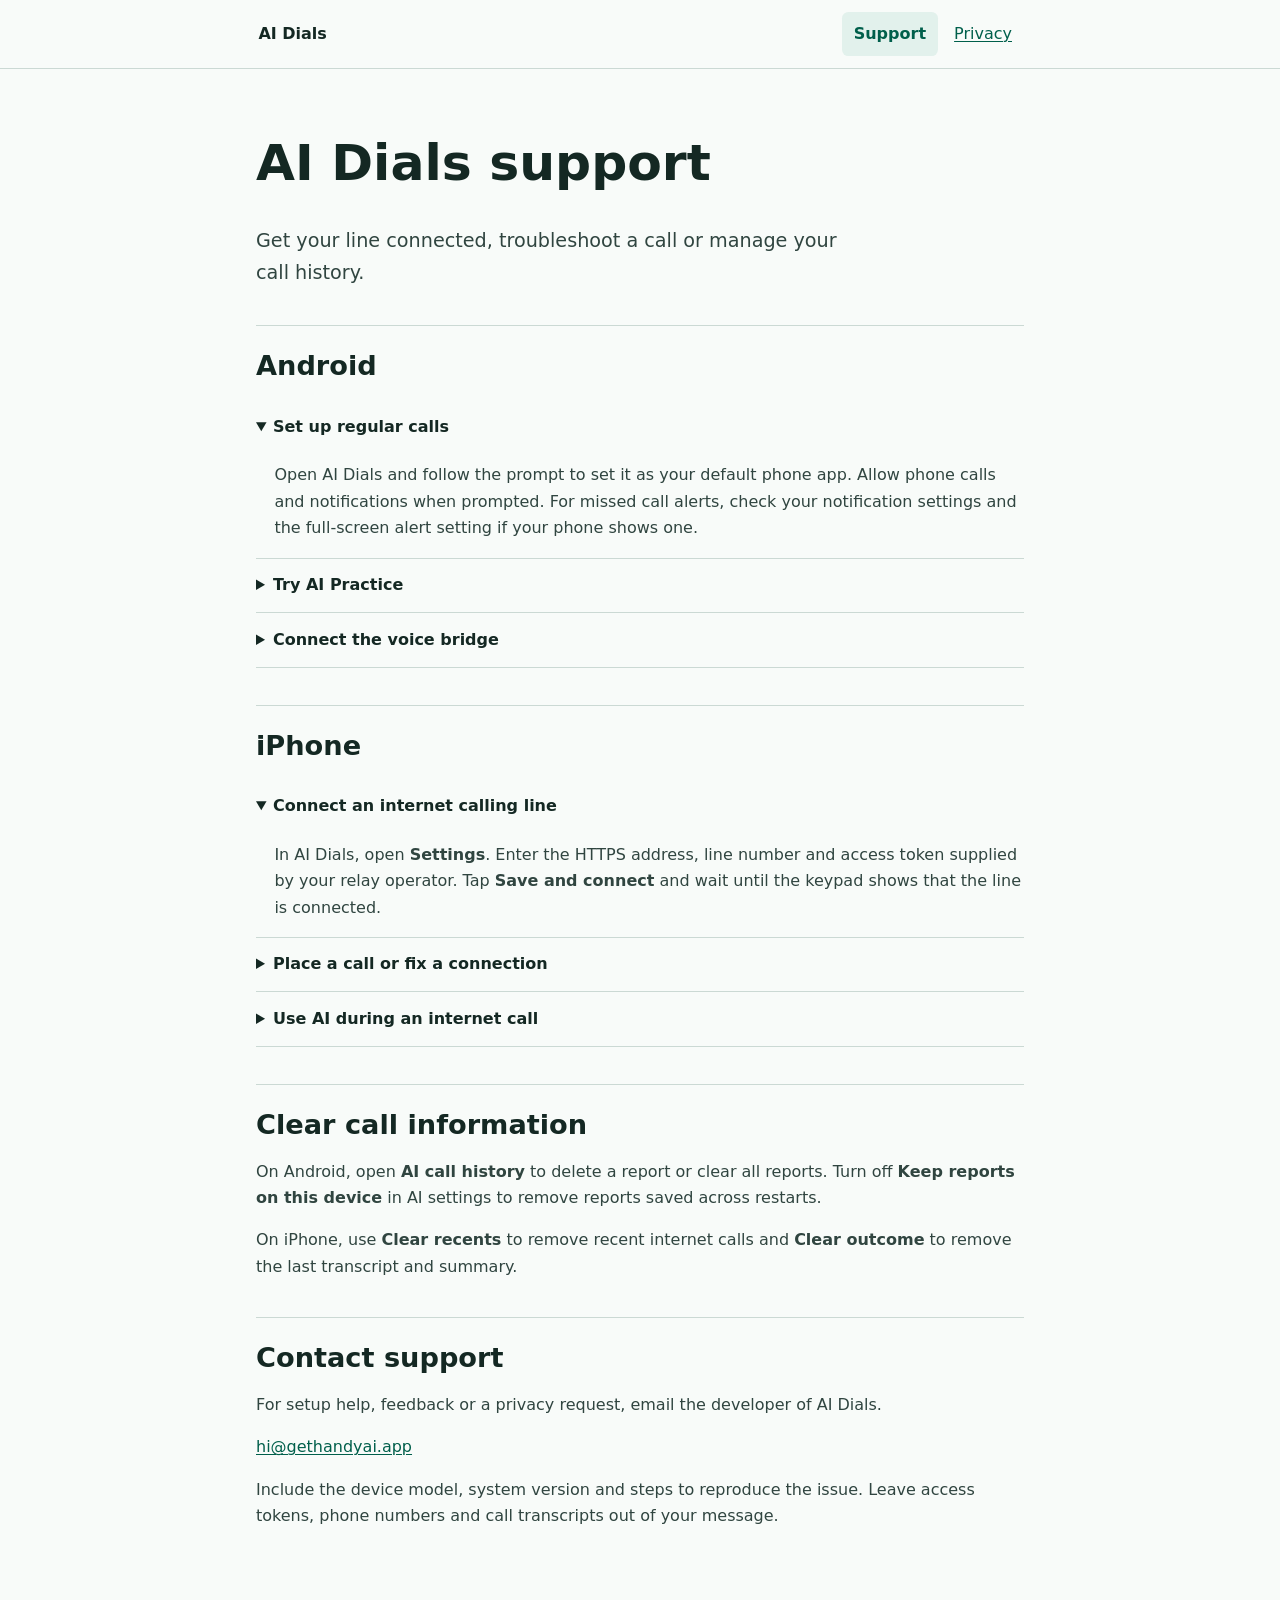
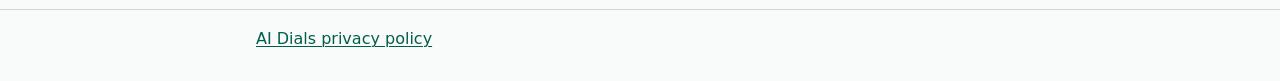
<file: index.html>
<!doctype html>
<html lang="en">
<head>
  <meta charset="utf-8">
  <meta name="viewport" content="width=device-width, initial-scale=1">
  <meta name="description" content="Set up AI Dials, troubleshoot calling, and find help for Android and iPhone.">
  <title>AI Dials Support</title>
  <link rel="stylesheet" href="styles.css">
</head>
<body>
  <header>
    <div class="shell masthead">
      <a class="brand" href="index.html">AI Dials</a>
      <nav aria-label="Site">
        <ul>
          <li><a href="index.html" aria-current="page">Support</a></li>
          <li><a href="privacy.html">Privacy</a></li>
        </ul>
      </nav>
    </div>
  </header>
  <main class="shell">
    <h1>AI Dials support</h1>
    <p class="lead">Get your line connected, troubleshoot a call or manage your call history.</p>

    <section aria-labelledby="android">
      <h2 id="android">Android</h2>
      <details open>
        <summary>Set up regular calls</summary>
        <p>Open AI Dials and follow the prompt to set it as your default phone app. Allow phone calls and notifications when prompted. For missed call alerts, check your notification settings and the full-screen alert setting if your phone shows one.</p>
      </details>
      <details>
        <summary>Try AI Practice</summary>
        <p>Open the menu in AI Dials, choose <strong>Practice call</strong> and pick a mode. The practice conversation uses sample caller lines so you can try the controls and see the outcome.</p>
      </details>
      <details>
        <summary>Connect the voice bridge</summary>
        <p>Live AI assistance requires Android 14 or later and an AI Dials bridge on a Linux computer with Bluetooth hands-free support. Pair your phone with the bridge. In <strong>Copilot settings</strong>, enter the bridge address, Bluetooth device name, access token and certificate fingerprint supplied by the bridge operator. Tap <strong>Test and save bridge</strong>, then select the paired bridge as the in-call audio device.</p>
        <p>If audio returns to the handset, check the selected call audio device. Use <strong>Take over</strong> to continue the call yourself.</p>
      </details>
    </section>

    <section aria-labelledby="iphone">
      <h2 id="iphone">iPhone</h2>
      <details open>
        <summary>Connect an internet calling line</summary>
        <p>In AI Dials, open <strong>Settings</strong>. Enter the HTTPS address, line number and access token supplied by your relay operator. Tap <strong>Save and connect</strong> and wait until the keypad shows that the line is connected.</p>
      </details>
      <details>
        <summary>Place a call or fix a connection</summary>
        <p>To reach another registered line on the same relay, enter its number or extension and tap <strong>Call</strong>. For a regular cellular call, tap <strong>Use Phone</strong> to send the number to the iPhone’s Phone app. If the connection fails, check the relay address and local network access. Ask the relay operator to confirm your line and access token.</p>
        <p>When your relay operator assigns a phone number and enables a telephony provider, enter ordinary destinations with their country codes and tap <strong>Call</strong>. Incoming calls to your assigned number ring AI Dials.</p>
      </details>
      <details>
        <summary>Use AI during an internet call</summary>
        <p>Choose a mode on the call screen. Allow microphone and speech recognition access when prompted. If AI assistance is unavailable, check AI Dials permissions and whether your iPhone supports on-device speech recognition for your language. Ask the relay operator to confirm that the model is running.</p>
      </details>
    </section>

    <section aria-labelledby="delete">
      <h2 id="delete">Clear call information</h2>
      <p>On Android, open <strong>AI call history</strong> to delete a report or clear all reports. Turn off <strong>Keep reports on this device</strong> in AI settings to remove reports saved across restarts.</p>
      <p>On iPhone, use <strong>Clear recents</strong> to remove recent internet calls and <strong>Clear outcome</strong> to remove the last transcript and summary.</p>
    </section>

    <section aria-labelledby="contact">
      <h2 id="contact">Contact support</h2>
      <p>For setup help, feedback or a privacy request, email the developer of AI Dials.</p>
      <p><a href="mailto:hi@gethandyai.app">hi@gethandyai.app</a></p>
      <p>Include the device model, system version and steps to reproduce the issue. Leave access tokens, phone numbers and call transcripts out of your message.</p>
    </section>
  </main>
  <footer>
    <div class="shell"><a href="privacy.html">AI Dials privacy policy</a></div>
  </footer>
</body>
</html>
</file>
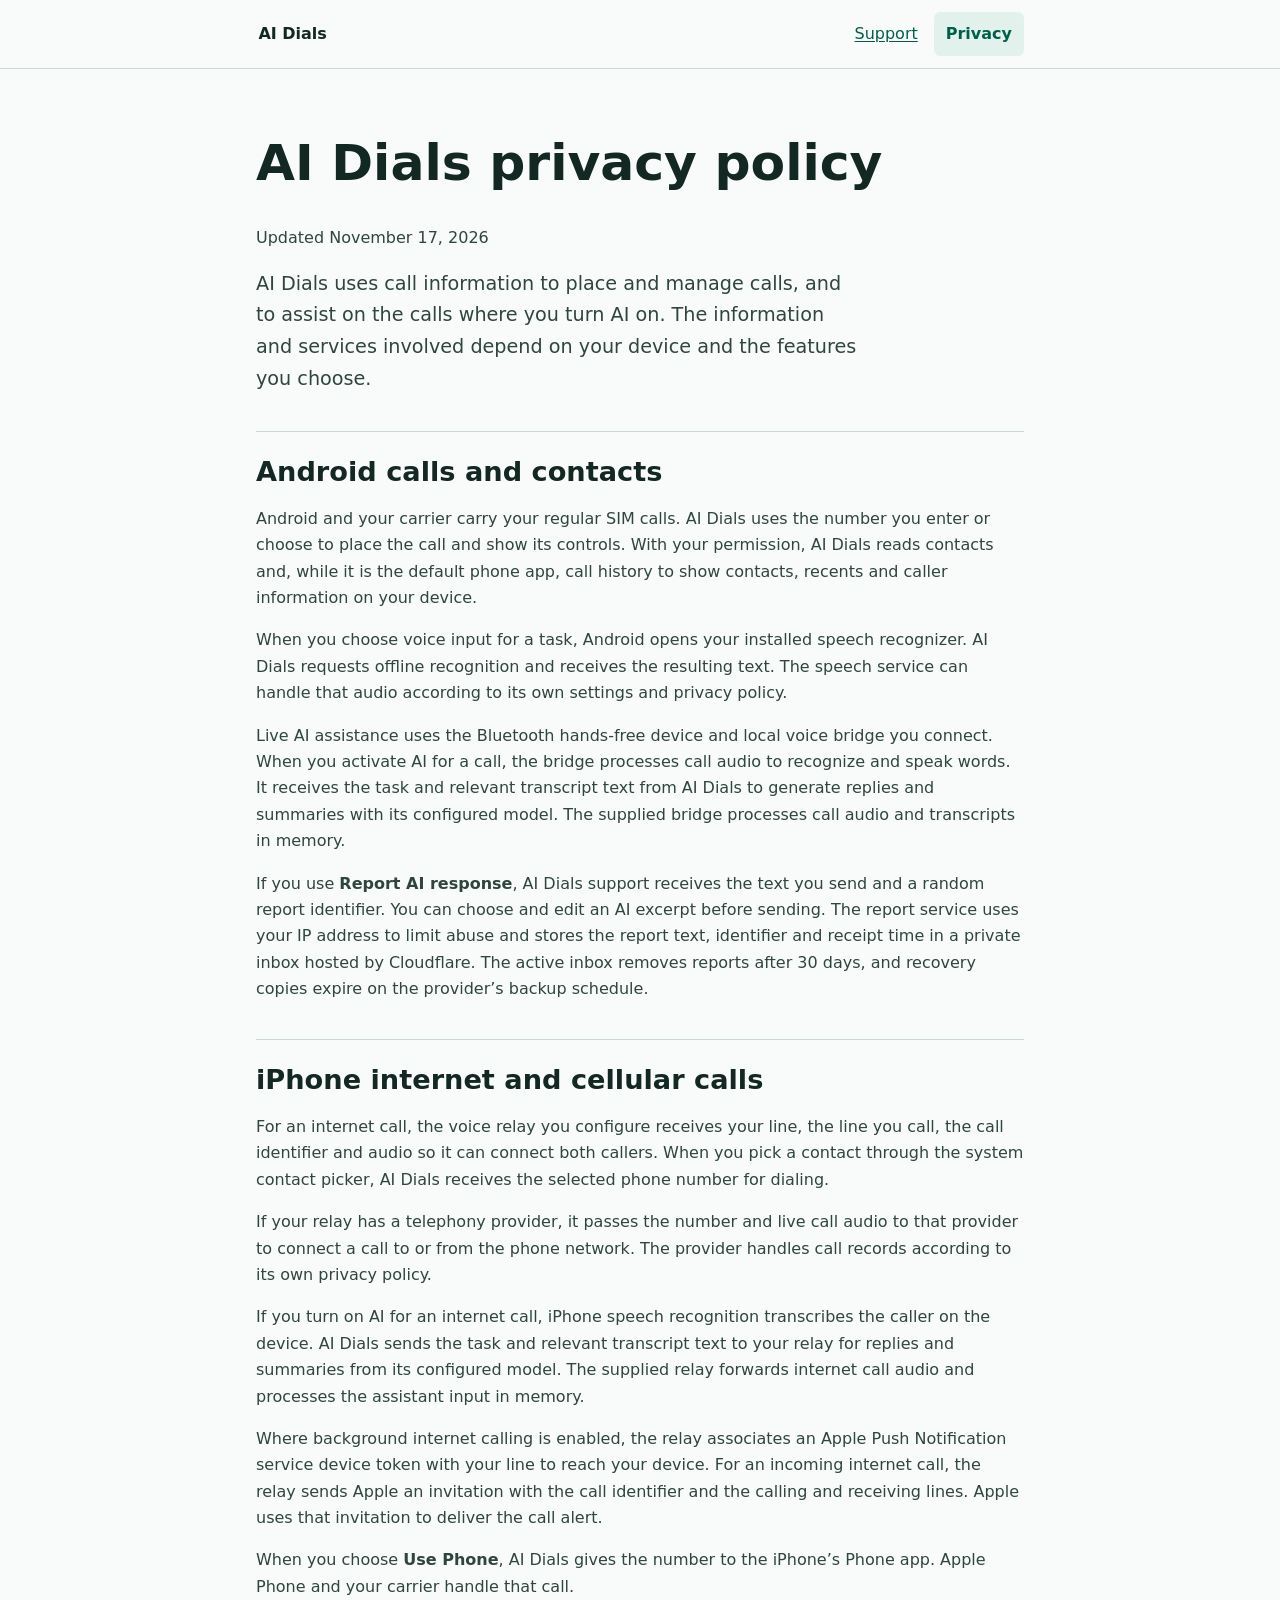
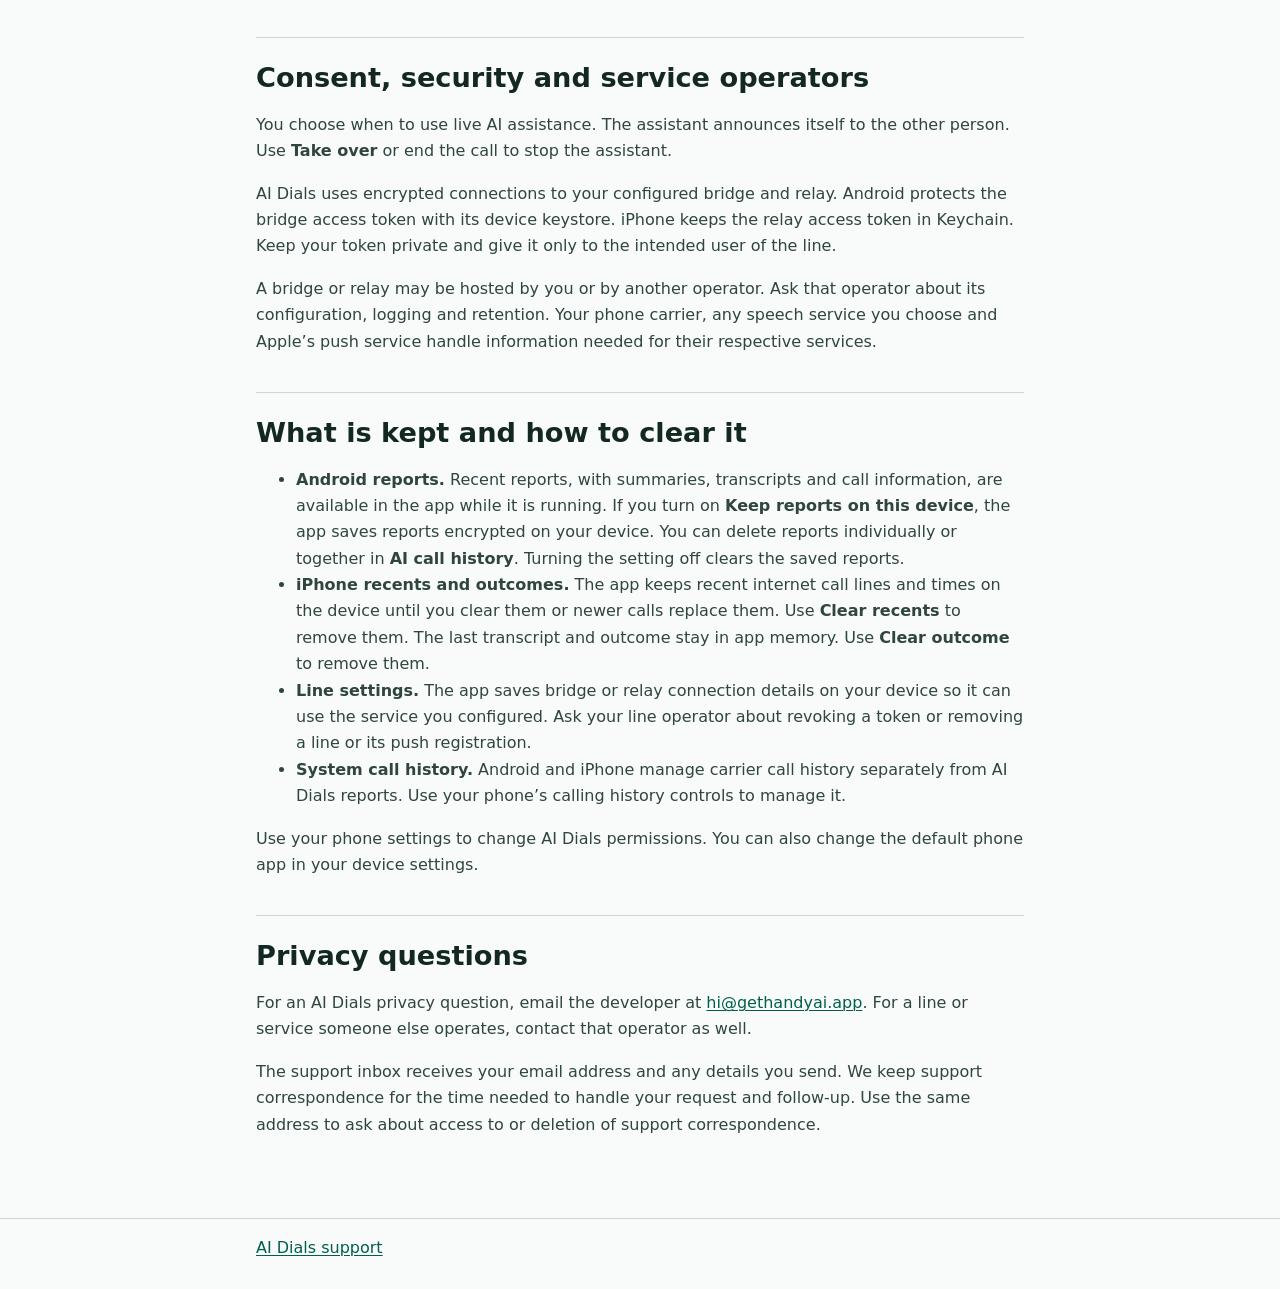
<file: privacy.html>
<!doctype html>
<html lang="en">
<head>
  <meta charset="utf-8">
  <meta name="viewport" content="width=device-width, initial-scale=1">
  <meta name="description" content="How AI Dials handles call information, contacts, audio and settings on Android and iPhone.">
  <title>AI Dials Privacy Policy</title>
  <link rel="stylesheet" href="styles.css">
</head>
<body>
  <header>
    <div class="shell masthead">
      <a class="brand" href="index.html">AI Dials</a>
      <nav aria-label="Site">
        <ul>
          <li><a href="index.html">Support</a></li>
          <li><a href="privacy.html" aria-current="page">Privacy</a></li>
        </ul>
      </nav>
    </div>
  </header>
  <main class="shell">
    <h1>AI Dials privacy policy</h1>
    <p>Updated November 17, 2026</p>
    <p class="lead">AI Dials uses call information to place and manage calls, and to assist on the calls where you turn AI on. The information and services involved depend on your device and the features you choose.</p>

    <section aria-labelledby="android">
      <h2 id="android">Android calls and contacts</h2>
      <p>Android and your carrier carry your regular SIM calls. AI Dials uses the number you enter or choose to place the call and show its controls. With your permission, AI Dials reads contacts and, while it is the default phone app, call history to show contacts, recents and caller information on your device.</p>
      <p>When you choose voice input for a task, Android opens your installed speech recognizer. AI Dials requests offline recognition and receives the resulting text. The speech service can handle that audio according to its own settings and privacy policy.</p>
      <p>Live AI assistance uses the Bluetooth hands-free device and local voice bridge you connect. When you activate AI for a call, the bridge processes call audio to recognize and speak words. It receives the task and relevant transcript text from AI Dials to generate replies and summaries with its configured model. The supplied bridge processes call audio and transcripts in memory.</p>
      <p>If you use <strong>Report AI response</strong>, AI Dials support receives the text you send and a random report identifier. You can choose and edit an AI excerpt before sending. The report service uses your IP address to limit abuse and stores the report text, identifier and receipt time in a private inbox hosted by Cloudflare. The active inbox removes reports after 30 days, and recovery copies expire on the provider’s backup schedule.</p>
    </section>

    <section aria-labelledby="iphone">
      <h2 id="iphone">iPhone internet and cellular calls</h2>
      <p>For an internet call, the voice relay you configure receives your line, the line you call, the call identifier and audio so it can connect both callers. When you pick a contact through the system contact picker, AI Dials receives the selected phone number for dialing.</p>
      <p>If your relay has a telephony provider, it passes the number and live call audio to that provider to connect a call to or from the phone network. The provider handles call records according to its own privacy policy.</p>
      <p>If you turn on AI for an internet call, iPhone speech recognition transcribes the caller on the device. AI Dials sends the task and relevant transcript text to your relay for replies and summaries from its configured model. The supplied relay forwards internet call audio and processes the assistant input in memory.</p>
      <p>Where background internet calling is enabled, the relay associates an Apple Push Notification service device token with your line to reach your device. For an incoming internet call, the relay sends Apple an invitation with the call identifier and the calling and receiving lines. Apple uses that invitation to deliver the call alert.</p>
      <p>When you choose <strong>Use Phone</strong>, AI Dials gives the number to the iPhone’s Phone app. Apple Phone and your carrier handle that call.</p>
    </section>

    <section aria-labelledby="control">
      <h2 id="control">Consent, security and service operators</h2>
      <p>You choose when to use live AI assistance. The assistant announces itself to the other person. Use <strong>Take over</strong> or end the call to stop the assistant.</p>
      <p>AI Dials uses encrypted connections to your configured bridge and relay. Android protects the bridge access token with its device keystore. iPhone keeps the relay access token in Keychain. Keep your token private and give it only to the intended user of the line.</p>
      <p>A bridge or relay may be hosted by you or by another operator. Ask that operator about its configuration, logging and retention. Your phone carrier, any speech service you choose and Apple’s push service handle information needed for their respective services.</p>
    </section>

    <section aria-labelledby="retention">
      <h2 id="retention">What is kept and how to clear it</h2>
      <ul>
        <li><strong>Android reports.</strong> Recent reports, with summaries, transcripts and call information, are available in the app while it is running. If you turn on <strong>Keep reports on this device</strong>, the app saves reports encrypted on your device. You can delete reports individually or together in <strong>AI call history</strong>. Turning the setting off clears the saved reports.</li>
        <li><strong>iPhone recents and outcomes.</strong> The app keeps recent internet call lines and times on the device until you clear them or newer calls replace them. Use <strong>Clear recents</strong> to remove them. The last transcript and outcome stay in app memory. Use <strong>Clear outcome</strong> to remove them.</li>
        <li><strong>Line settings.</strong> The app saves bridge or relay connection details on your device so it can use the service you configured. Ask your line operator about revoking a token or removing a line or its push registration.</li>
        <li><strong>System call history.</strong> Android and iPhone manage carrier call history separately from AI Dials reports. Use your phone’s calling history controls to manage it.</li>
      </ul>
      <p>Use your phone settings to change AI Dials permissions. You can also change the default phone app in your device settings.</p>
    </section>

    <section aria-labelledby="questions">
      <h2 id="questions">Privacy questions</h2>
      <p>For an AI Dials privacy question, email the developer at <a href="mailto:hi@gethandyai.app">hi@gethandyai.app</a>. For a line or service someone else operates, contact that operator as well.</p>
      <p>The support inbox receives your email address and any details you send. We keep support correspondence for the time needed to handle your request and follow-up. Use the same address to ask about access to or deletion of support correspondence.</p>
    </section>
  </main>
  <footer>
    <div class="shell"><a href="index.html">AI Dials support</a></div>
  </footer>
</body>
</html>
</file>
<file: styles.css>
:root {
  color-scheme: light;
  --ink: #142823;
  --body: #304540;
  --accent: #005f4b;
  --accent-bg: #e2f1ec;
  --rule: #cbd9d4;
  --paper: #f8fbf9;
  font-family: Inter, ui-sans-serif, system-ui, sans-serif;
}

* { box-sizing: border-box; }

body {
  margin: 0;
  background: var(--paper);
  color: var(--body);
  font-size: 1rem;
  line-height: 1.65;
}

.shell {
  width: min(100% - 2rem, 48rem);
  margin-inline: auto;
}

header { border-bottom: 1px solid var(--rule); }

.masthead {
  display: flex;
  flex-wrap: wrap;
  justify-content: space-between;
  align-items: center;
  gap: .25rem .75rem;
  padding-block: .65rem;
}

.brand {
  display: inline-block;
  padding: .65rem .15rem;
  color: var(--ink);
  font-weight: 750;
  text-decoration: none;
}

nav ul {
  display: flex;
  flex-wrap: wrap;
  gap: .25rem;
  margin: 0;
  padding: 0;
  list-style: none;
}

nav a {
  display: block;
  min-height: 2.75rem;
  padding: .55rem .75rem;
  border-radius: .4rem;
}

nav [aria-current="page"] {
  background: var(--accent-bg);
  font-weight: 700;
  text-decoration: none;
}

main { padding-block: clamp(2.15rem, 6vw, 4rem); }

h1, h2, h3 {
  margin-block: 0 .65em;
  color: var(--ink);
  line-height: 1.18;
}

h1 { font-size: clamp(2rem, 1.6rem + 2vw, 3.15rem); }
h2 { font-size: clamp(1.35rem, 1.15rem + .75vw, 1.7rem); }
h3 { font-size: 1.1rem; }

p, li { overflow-wrap: anywhere; }
p { margin-block: .55em 1em; }

.lead {
  max-width: 38rem;
  font-size: clamp(1.05rem, 1rem + .3vw, 1.2rem);
}

main section {
  margin-top: 2.3rem;
  padding-top: 1.5rem;
  border-top: 1px solid var(--rule);
}

details { border-bottom: 1px solid var(--rule); }

summary {
  padding-block: .85rem;
  color: var(--ink);
  cursor: pointer;
  font-weight: 700;
}

details > p { padding-inline-start: 1.15rem; }

a {
  color: var(--accent);
  text-decoration-thickness: .08em;
  text-underline-offset: .15em;
}

:focus-visible {
  outline: 2px solid var(--accent);
  outline-offset: 4px;
}

footer {
  border-top: 1px solid var(--rule);
  padding-block: 1rem 1.75rem;
}
</file>
